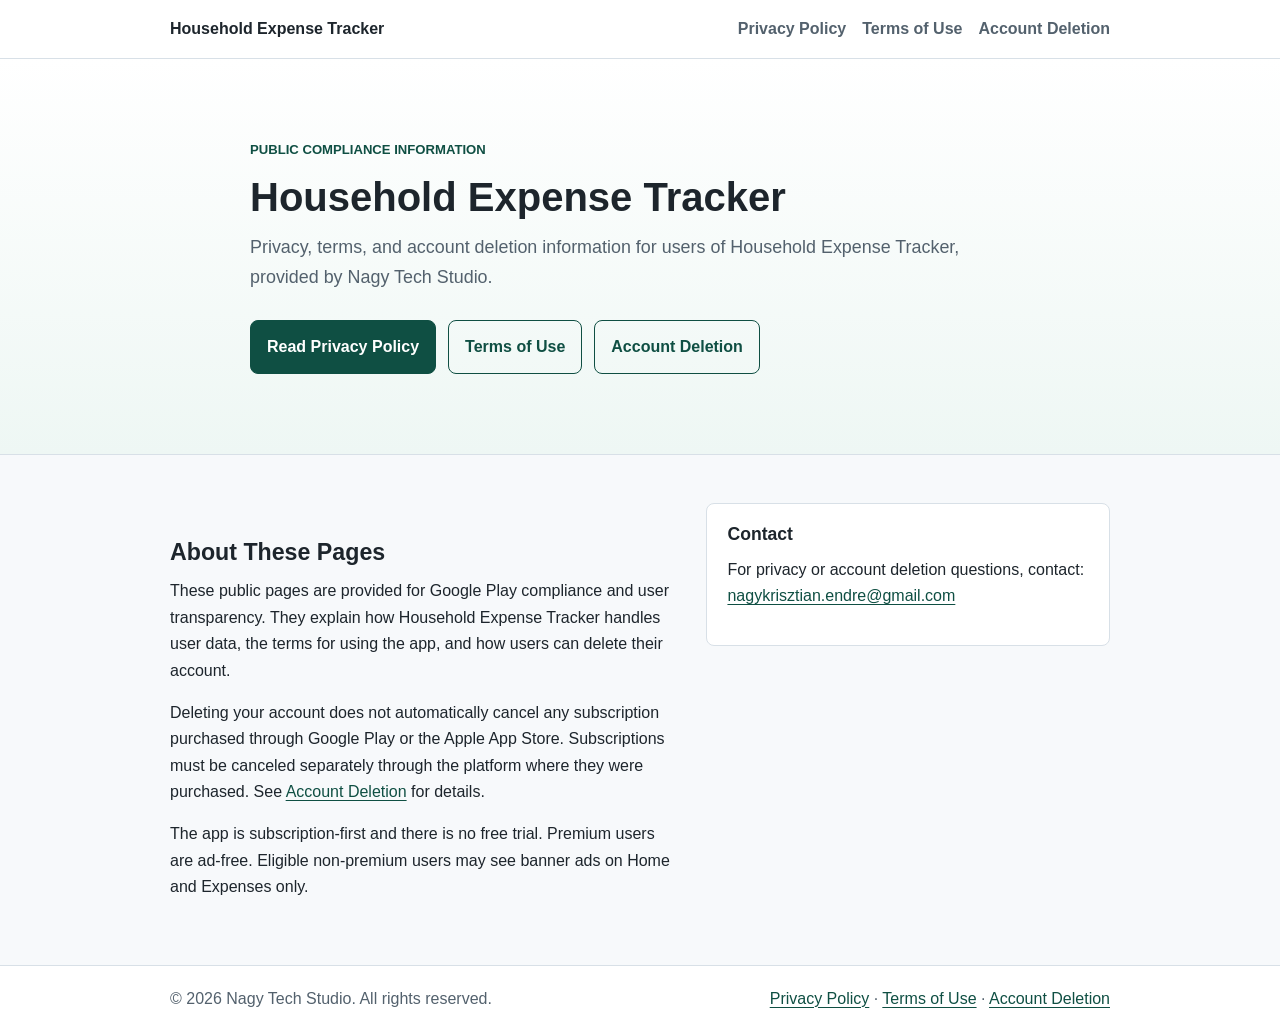
<file: index.html>
<!doctype html>
<html lang="en">
<head>
  <meta charset="utf-8">
  <meta name="viewport" content="width=device-width, initial-scale=1">
  <title>Household Expense Tracker Compliance Pages</title>
  <meta name="description" content="Privacy Policy, Terms of Use, and Account Deletion information for Household Expense Tracker.">
  <link rel="stylesheet" href="styles.css">
</head>
<body>
  <header class="site-header">
    <nav class="nav" aria-label="Primary navigation">
      <a class="brand" href="index.html">Household Expense Tracker</a>
      <div class="nav-links">
        <a href="privacy-policy.html">Privacy Policy</a>
        <a href="terms-of-use.html">Terms of Use</a>
        <a href="delete-account.html">Account Deletion</a>
      </div>
    </nav>
  </header>

  <main>
    <section class="hero" aria-labelledby="page-title">
      <div class="content">
        <p class="eyebrow">Public compliance information</p>
        <h1 id="page-title">Household Expense Tracker</h1>
        <p class="lead">
          Privacy, terms, and account deletion information for users of Household Expense Tracker, provided by
          Nagy Tech Studio.
        </p>
        <div class="actions" aria-label="Compliance pages">
          <a class="button primary" href="privacy-policy.html">Read Privacy Policy</a>
          <a class="button secondary" href="terms-of-use.html">Terms of Use</a>
          <a class="button secondary" href="delete-account.html">Account Deletion</a>
        </div>
      </div>
    </section>

    <section class="section" aria-labelledby="about-title">
      <div class="content two-column">
        <div>
          <h2 id="about-title">About These Pages</h2>
          <p>
            These public pages are provided for Google Play compliance and user transparency.
            They explain how Household Expense Tracker handles user data, the terms for using the app,
            and how users can delete their account.
          </p>
          <p>
            Deleting your account does not automatically cancel any subscription purchased
            through Google Play or the Apple App Store. Subscriptions must be canceled
            separately through the platform where they were purchased. See
            <a href="delete-account.html">Account Deletion</a> for details.
          </p>
          <p>
            The app is subscription-first and there is no free trial. Premium users are
            ad-free. Eligible non-premium users may see banner ads on Home and Expenses only.
          </p>
        </div>
        <div class="info-panel">
          <h3>Contact</h3>
          <p>
            For privacy or account deletion questions, contact:
            <a href="mailto:nagykrisztian.endre@gmail.com">nagykrisztian.endre@gmail.com</a>
          </p>
        </div>
      </div>
    </section>
  </main>

  <footer class="site-footer">
    <div class="content footer-content">
      <p>&copy; <span id="year"></span> Nagy Tech Studio. All rights reserved.</p>
      <p><a href="privacy-policy.html">Privacy Policy</a> &middot; <a href="terms-of-use.html">Terms of Use</a> &middot; <a href="delete-account.html">Account Deletion</a></p>
    </div>
  </footer>

  <script>
    document.getElementById("year").textContent = new Date().getFullYear();
  </script>
</body>
</html>
</file>
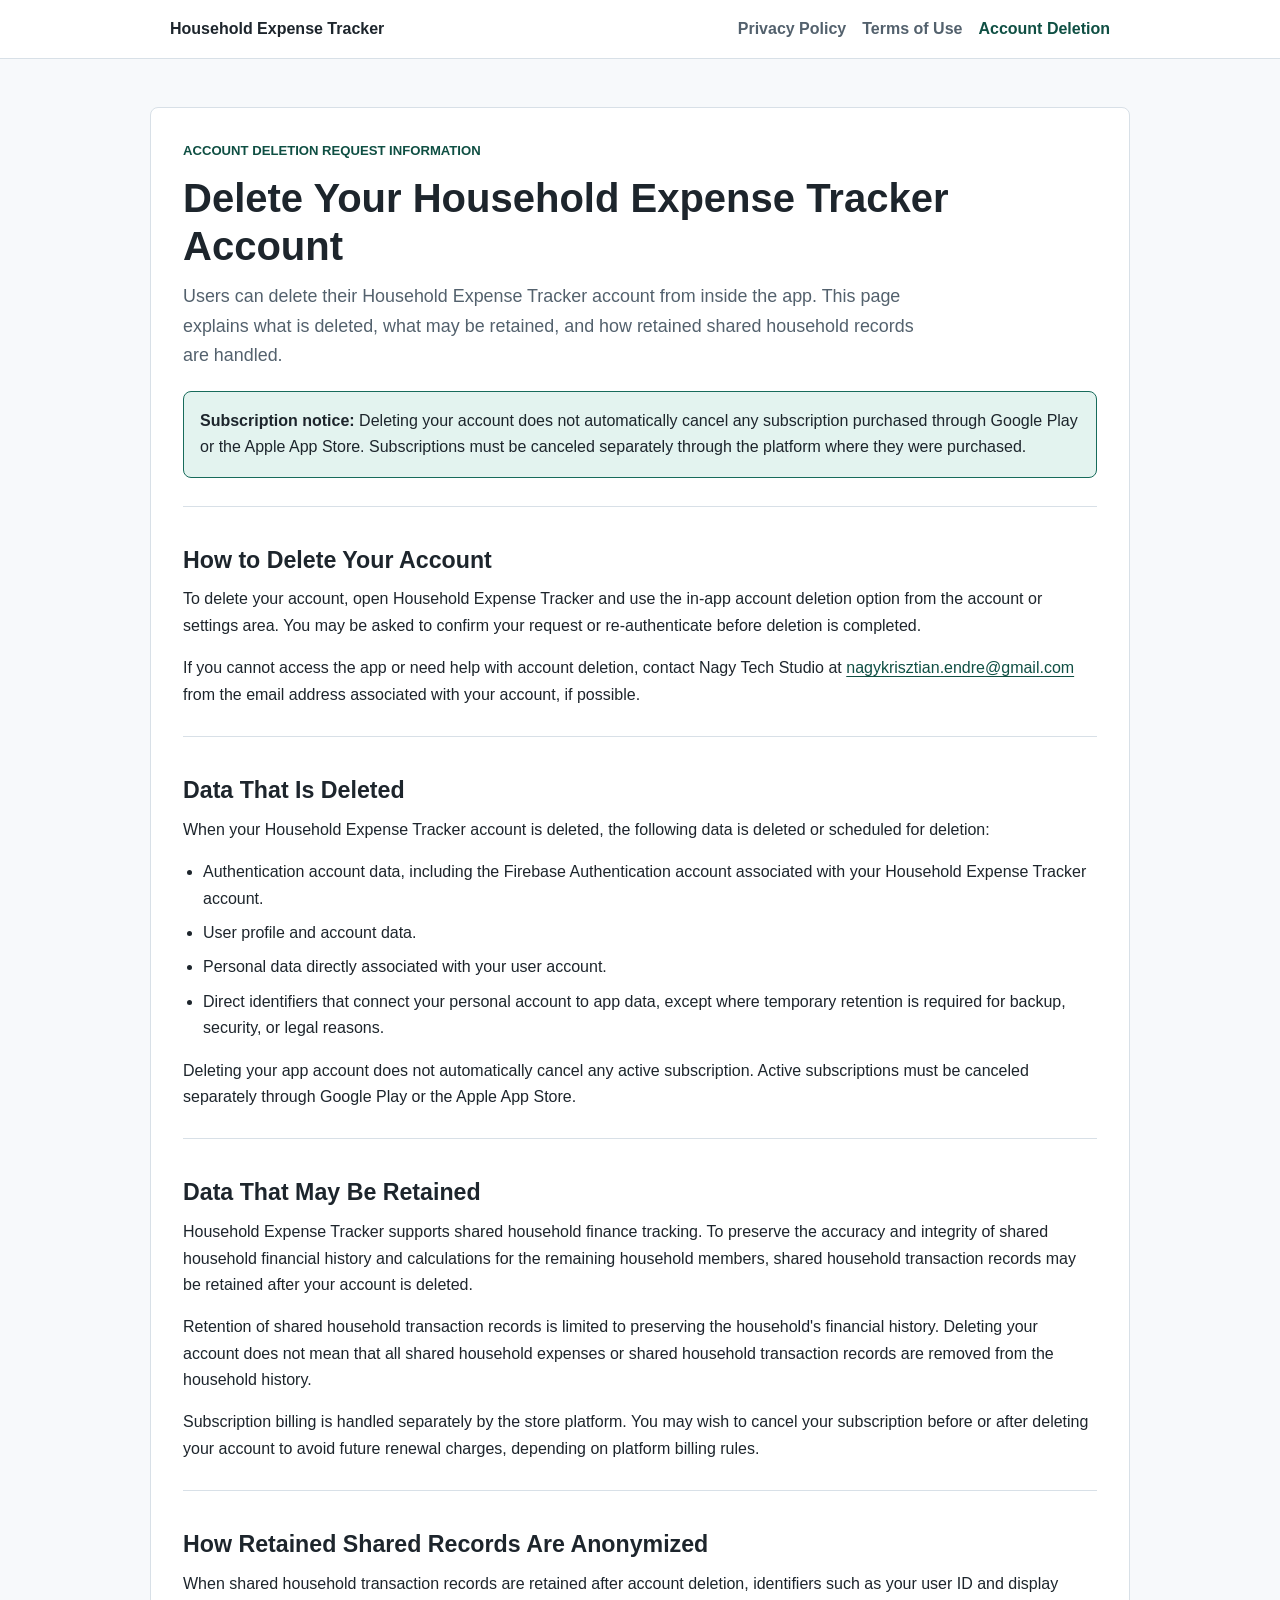
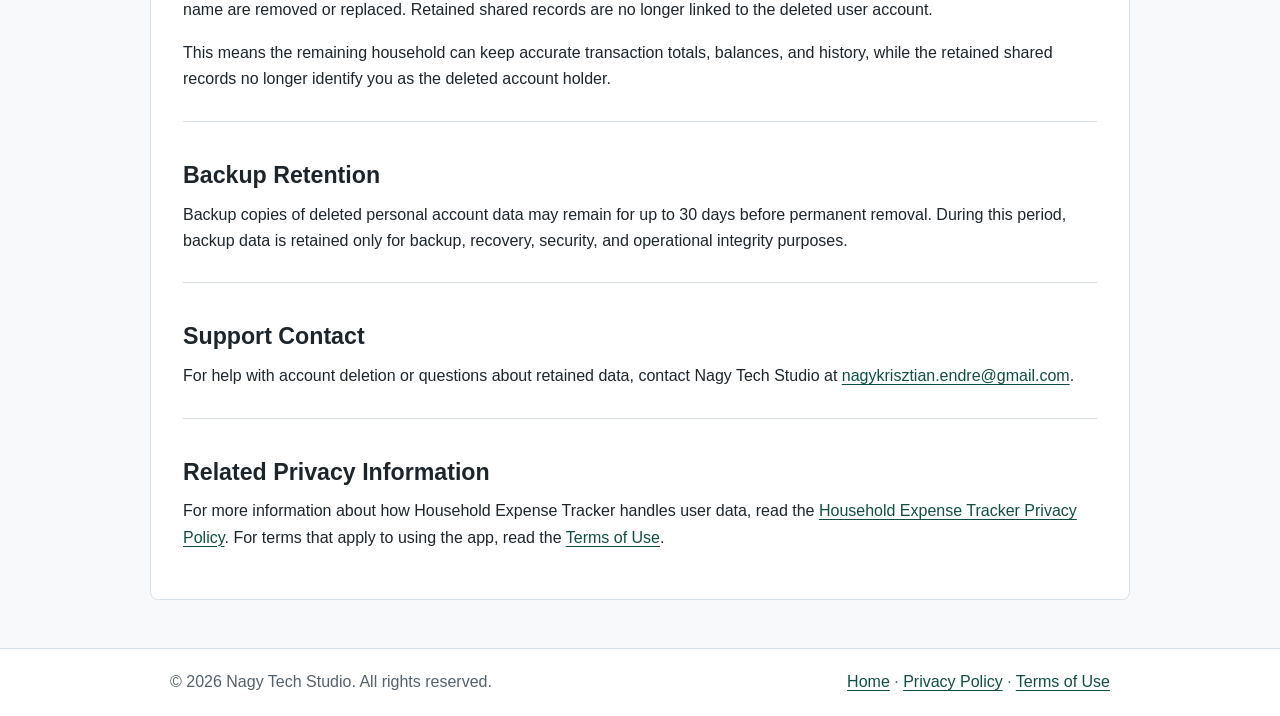
<file: delete-account.html>
<!doctype html>
<html lang="en">
<head>
  <meta charset="utf-8">
  <meta name="viewport" content="width=device-width, initial-scale=1">
  <title>Account Deletion - Household Expense Tracker</title>
  <meta name="description" content="Account deletion instructions and data deletion policy for Household Expense Tracker.">
  <link rel="stylesheet" href="styles.css">
</head>
<body>
  <header class="site-header">
    <nav class="nav" aria-label="Primary navigation">
      <a class="brand" href="index.html">Household Expense Tracker</a>
      <div class="nav-links">
        <a href="privacy-policy.html">Privacy Policy</a>
        <a href="terms-of-use.html">Terms of Use</a>
        <a aria-current="page" href="delete-account.html">Account Deletion</a>
      </div>
    </nav>
  </header>

  <main class="policy-page">
    <article class="content document">
      <p class="eyebrow">Account deletion request information</p>
      <h1>Delete Your Household Expense Tracker Account</h1>
      <p class="lead">
        Users can delete their Household Expense Tracker account from inside the app. This page explains what
        is deleted, what may be retained, and how retained shared household records are handled.
      </p>
      <div class="notice" role="note" aria-label="Subscription cancellation notice">
        <strong>Subscription notice:</strong> Deleting your account does not automatically
        cancel any subscription purchased through Google Play or the Apple App Store.
        Subscriptions must be canceled separately through the platform where they were
        purchased.
      </div>

      <section aria-labelledby="delete-in-app">
        <h2 id="delete-in-app">How to Delete Your Account</h2>
        <p>
          To delete your account, open Household Expense Tracker and use the in-app account deletion option
          from the account or settings area. You may be asked to confirm your request or
          re-authenticate before deletion is completed.
        </p>
        <p>
          If you cannot access the app or need help with account deletion, contact
          Nagy Tech Studio at <a href="mailto:nagykrisztian.endre@gmail.com">nagykrisztian.endre@gmail.com</a> from the email
          address associated with your account, if possible.
        </p>
      </section>

      <section aria-labelledby="deleted-data">
        <h2 id="deleted-data">Data That Is Deleted</h2>
        <p>When your Household Expense Tracker account is deleted, the following data is deleted or scheduled for deletion:</p>
        <ul>
          <li>Authentication account data, including the Firebase Authentication account associated with your Household Expense Tracker account.</li>
          <li>User profile and account data.</li>
          <li>Personal data directly associated with your user account.</li>
          <li>Direct identifiers that connect your personal account to app data, except where temporary retention is required for backup, security, or legal reasons.</li>
        </ul>
        <p>
          Deleting your app account does not automatically cancel any active subscription.
          Active subscriptions must be canceled separately through Google Play or the Apple
          App Store.
        </p>
      </section>

      <section aria-labelledby="retained-data">
        <h2 id="retained-data">Data That May Be Retained</h2>
        <p>
          Household Expense Tracker supports shared household finance tracking. To preserve the accuracy and
          integrity of shared household financial history and calculations for the remaining
          household members, shared household transaction records may be retained after your
          account is deleted.
        </p>
        <p>
          Retention of shared household transaction records is limited to preserving the
          household's financial history. Deleting your account does not mean that all shared
          household expenses or shared household transaction records are removed from the
          household history.
        </p>
        <p>
          Subscription billing is handled separately by the store platform. You may wish to
          cancel your subscription before or after deleting your account to avoid future
          renewal charges, depending on platform billing rules.
        </p>
      </section>

      <section aria-labelledby="anonymization">
        <h2 id="anonymization">How Retained Shared Records Are Anonymized</h2>
        <p>
          When shared household transaction records are retained after account deletion,
          identifiers such as your user ID and display name are removed or replaced. Retained
          shared records are no longer linked to the deleted user account.
        </p>
        <p>
          This means the remaining household can keep accurate transaction totals, balances,
          and history, while the retained shared records no longer identify you as the deleted
          account holder.
        </p>
      </section>

      <section aria-labelledby="backup-retention">
        <h2 id="backup-retention">Backup Retention</h2>
        <p>
          Backup copies of deleted personal account data may remain for up to 30 days before
          permanent removal. During this period, backup data is retained only for backup,
          recovery, security, and operational integrity purposes.
        </p>
      </section>

      <section aria-labelledby="support">
        <h2 id="support">Support Contact</h2>
        <p>
          For help with account deletion or questions about retained data, contact
          Nagy Tech Studio at <a href="mailto:nagykrisztian.endre@gmail.com">nagykrisztian.endre@gmail.com</a>.
        </p>
      </section>

      <section aria-labelledby="privacy-link">
        <h2 id="privacy-link">Related Privacy Information</h2>
        <p>
          For more information about how Household Expense Tracker handles user data, read the
          <a href="privacy-policy.html">Household Expense Tracker Privacy Policy</a>. For terms
          that apply to using the app, read the <a href="terms-of-use.html">Terms of Use</a>.
        </p>
      </section>
    </article>
  </main>

  <footer class="site-footer">
    <div class="content footer-content">
      <p>&copy; <span id="year"></span> Nagy Tech Studio. All rights reserved.</p>
      <p><a href="index.html">Home</a> &middot; <a href="privacy-policy.html">Privacy Policy</a> &middot; <a href="terms-of-use.html">Terms of Use</a></p>
    </div>
  </footer>

  <script>
    document.getElementById("year").textContent = new Date().getFullYear();
  </script>
</body>
</html>
</file>
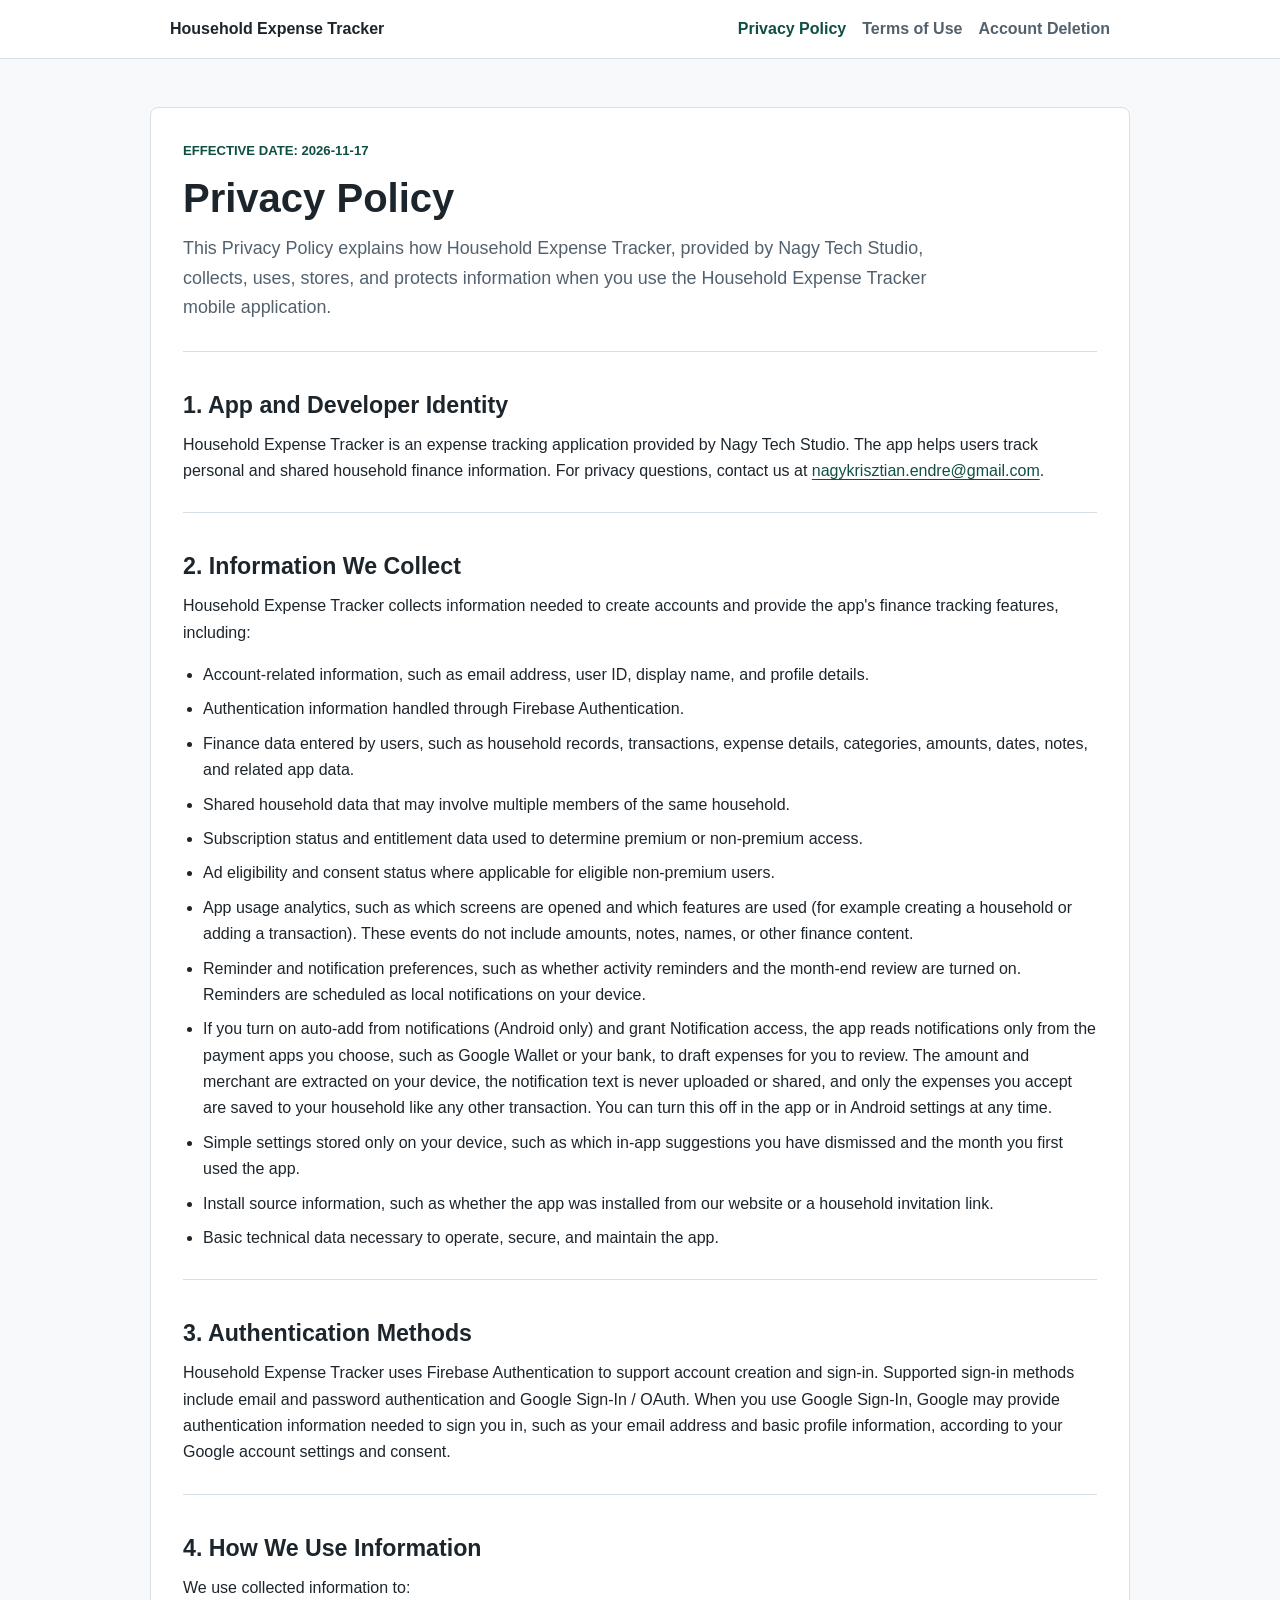
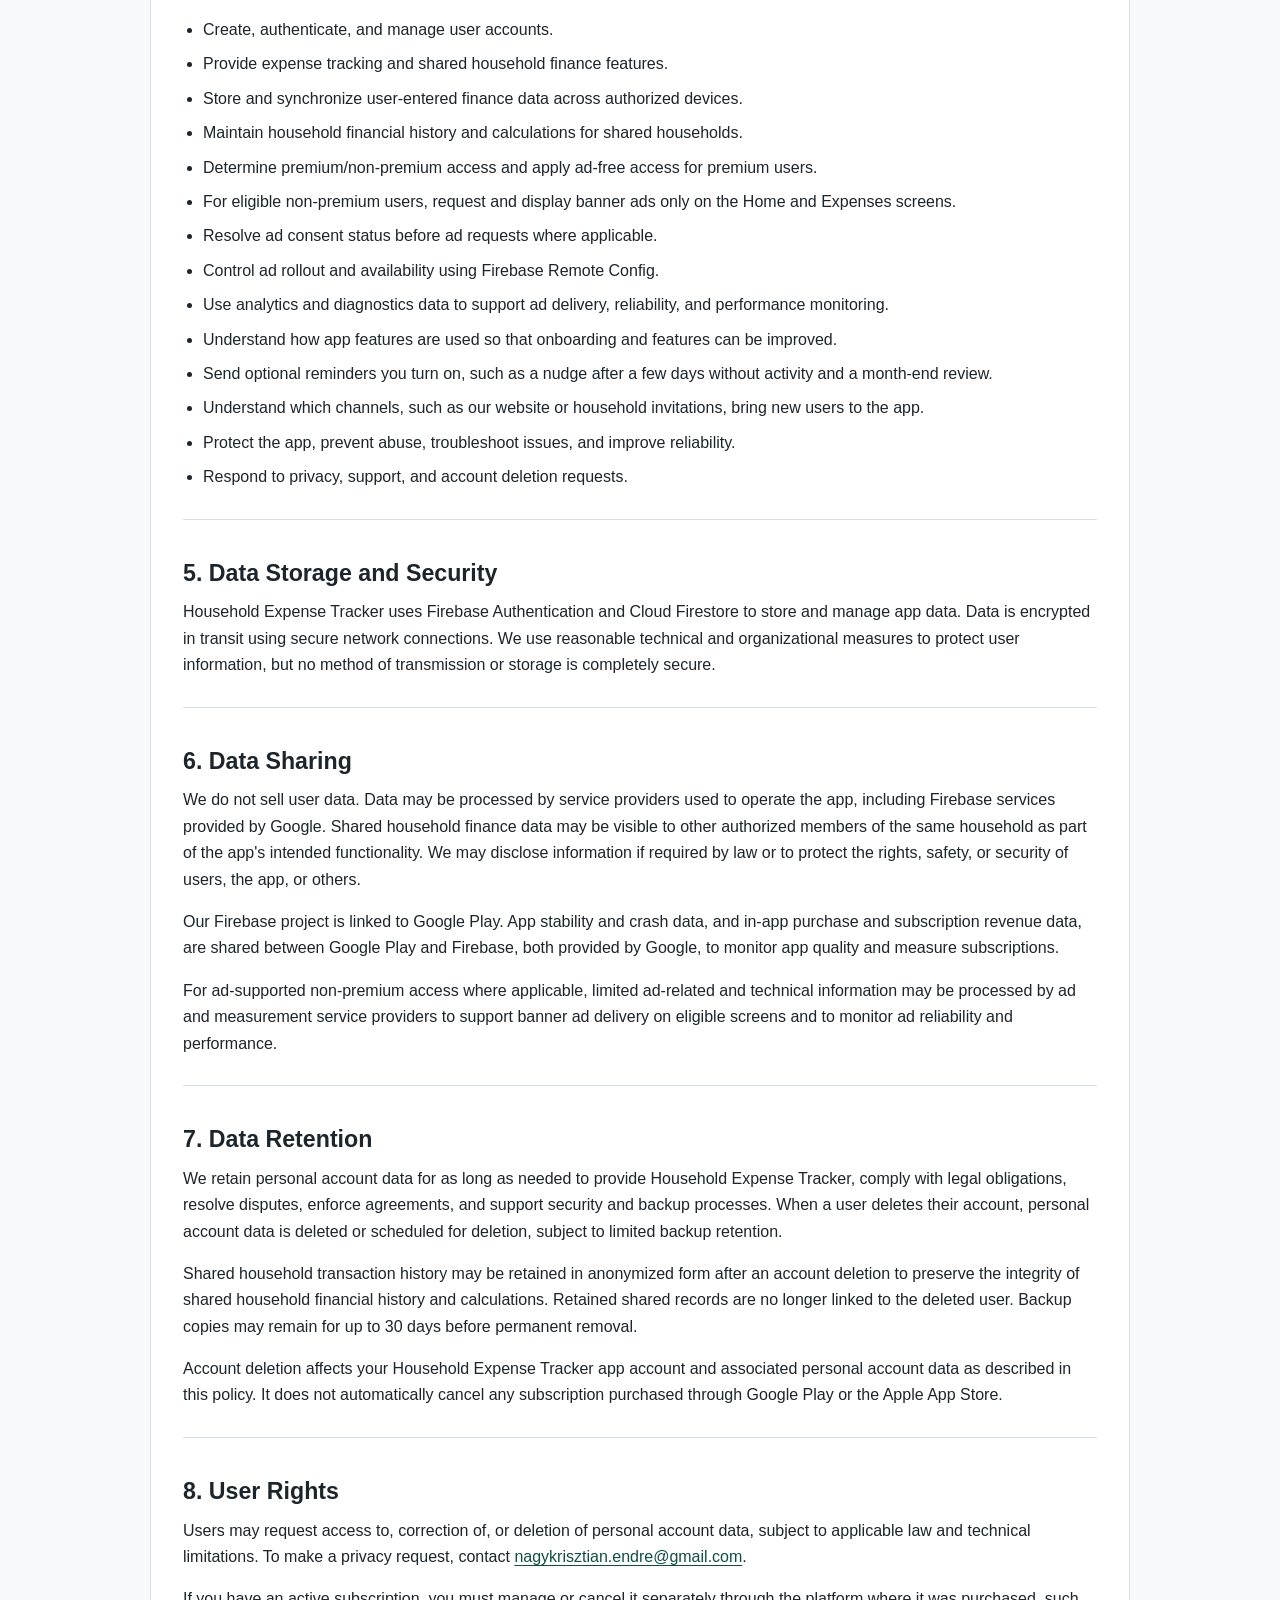
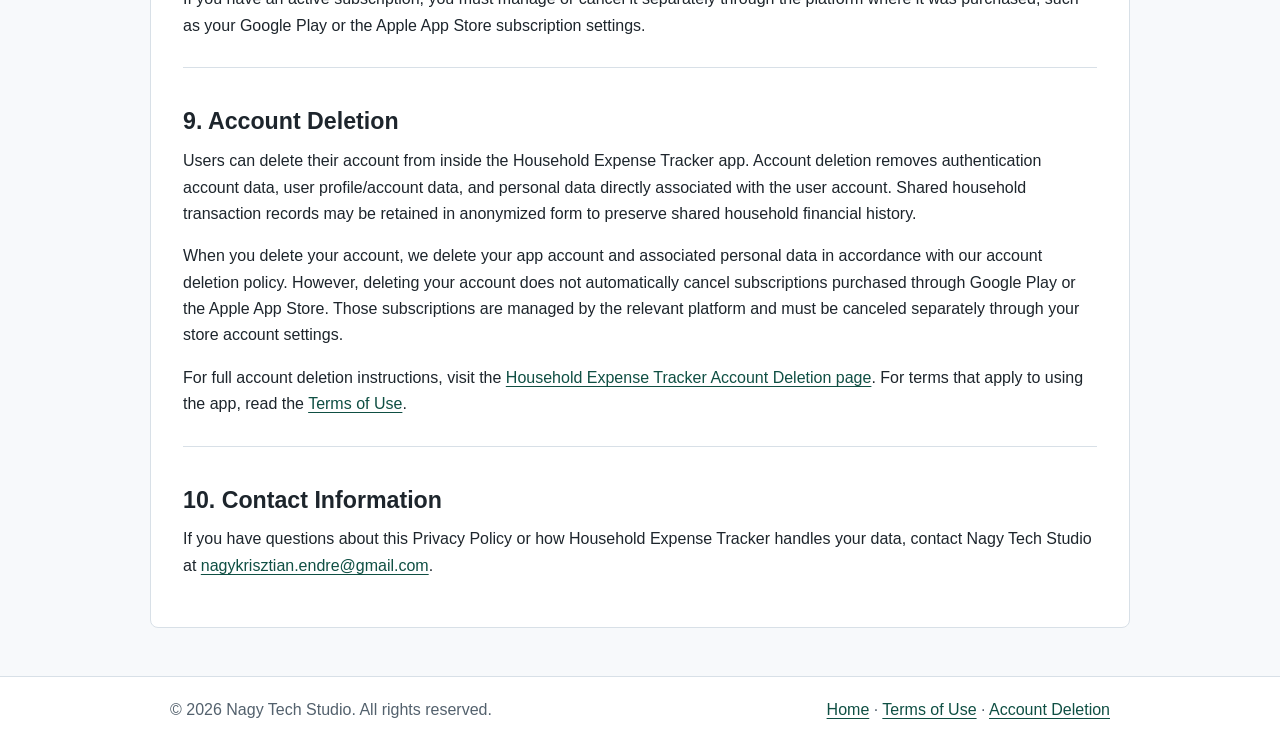
<file: privacy-policy.html>
<!doctype html>
<html lang="en">
<head>
  <meta charset="utf-8">
  <meta name="viewport" content="width=device-width, initial-scale=1">
  <title>Privacy Policy - Household Expense Tracker</title>
  <meta name="description" content="Privacy Policy for Household Expense Tracker by Nagy Tech Studio.">
  <link rel="stylesheet" href="styles.css">
</head>
<body>
  <header class="site-header">
    <nav class="nav" aria-label="Primary navigation">
      <a class="brand" href="index.html">Household Expense Tracker</a>
      <div class="nav-links">
        <a aria-current="page" href="privacy-policy.html">Privacy Policy</a>
        <a href="terms-of-use.html">Terms of Use</a>
        <a href="delete-account.html">Account Deletion</a>
      </div>
    </nav>
  </header>

  <main class="policy-page">
    <article class="content document">
      <p class="eyebrow">Effective date: 2026-11-17</p>
      <h1>Privacy Policy</h1>
      <p class="lead">
        This Privacy Policy explains how Household Expense Tracker, provided by Nagy Tech Studio, collects,
        uses, stores, and protects information when you use the Household Expense Tracker mobile application.
      </p>

      <section aria-labelledby="identity">
        <h2 id="identity">1. App and Developer Identity</h2>
        <p>
          Household Expense Tracker is an expense tracking application provided by Nagy Tech Studio. The app
          helps users track personal and shared household finance information. For privacy
          questions, contact us at <a href="mailto:nagykrisztian.endre@gmail.com">nagykrisztian.endre@gmail.com</a>.
        </p>
      </section>

      <section aria-labelledby="collection">
        <h2 id="collection">2. Information We Collect</h2>
        <p>Household Expense Tracker collects information needed to create accounts and provide the app's finance tracking features, including:</p>
        <ul>
          <li>Account-related information, such as email address, user ID, display name, and profile details.</li>
          <li>Authentication information handled through Firebase Authentication.</li>
          <li>Finance data entered by users, such as household records, transactions, expense details, categories, amounts, dates, notes, and related app data.</li>
          <li>Shared household data that may involve multiple members of the same household.</li>
          <li>Subscription status and entitlement data used to determine premium or non-premium access.</li>
          <li>Ad eligibility and consent status where applicable for eligible non-premium users.</li>
          <li>App usage analytics, such as which screens are opened and which features are used (for example creating a household or adding a transaction). These events do not include amounts, notes, names, or other finance content.</li>
          <li>Reminder and notification preferences, such as whether activity reminders and the month-end review are turned on. Reminders are scheduled as local notifications on your device.</li>
          <li>If you turn on auto-add from notifications (Android only) and grant Notification access, the app reads notifications only from the payment apps you choose, such as Google Wallet or your bank, to draft expenses for you to review. The amount and merchant are extracted on your device, the notification text is never uploaded or shared, and only the expenses you accept are saved to your household like any other transaction. You can turn this off in the app or in Android settings at any time.</li>
          <li>Simple settings stored only on your device, such as which in-app suggestions you have dismissed and the month you first used the app.</li>
          <li>Install source information, such as whether the app was installed from our website or a household invitation link.</li>
          <li>Basic technical data necessary to operate, secure, and maintain the app.</li>
        </ul>
      </section>

      <section aria-labelledby="auth">
        <h2 id="auth">3. Authentication Methods</h2>
        <p>
          Household Expense Tracker uses Firebase Authentication to support account creation and sign-in.
          Supported sign-in methods include email and password authentication and Google
          Sign-In / OAuth. When you use Google Sign-In, Google may provide authentication
          information needed to sign you in, such as your email address and basic profile
          information, according to your Google account settings and consent.
        </p>
      </section>

      <section aria-labelledby="use">
        <h2 id="use">4. How We Use Information</h2>
        <p>We use collected information to:</p>
        <ul>
          <li>Create, authenticate, and manage user accounts.</li>
          <li>Provide expense tracking and shared household finance features.</li>
          <li>Store and synchronize user-entered finance data across authorized devices.</li>
          <li>Maintain household financial history and calculations for shared households.</li>
          <li>Determine premium/non-premium access and apply ad-free access for premium users.</li>
          <li>For eligible non-premium users, request and display banner ads only on the Home and Expenses screens.</li>
          <li>Resolve ad consent status before ad requests where applicable.</li>
          <li>Control ad rollout and availability using Firebase Remote Config.</li>
          <li>Use analytics and diagnostics data to support ad delivery, reliability, and performance monitoring.</li>
          <li>Understand how app features are used so that onboarding and features can be improved.</li>
          <li>Send optional reminders you turn on, such as a nudge after a few days without activity and a month-end review.</li>
          <li>Understand which channels, such as our website or household invitations, bring new users to the app.</li>
          <li>Protect the app, prevent abuse, troubleshoot issues, and improve reliability.</li>
          <li>Respond to privacy, support, and account deletion requests.</li>
        </ul>
      </section>

      <section aria-labelledby="storage">
        <h2 id="storage">5. Data Storage and Security</h2>
        <p>
          Household Expense Tracker uses Firebase Authentication and Cloud Firestore to store and manage app
          data. Data is encrypted in transit using secure network connections. We use
          reasonable technical and organizational measures to protect user information, but
          no method of transmission or storage is completely secure.
        </p>
      </section>

      <section aria-labelledby="sharing">
        <h2 id="sharing">6. Data Sharing</h2>
        <p>
          We do not sell user data. Data may be processed by service providers used to
          operate the app, including Firebase services provided by Google. Shared household
          finance data may be visible to other authorized members of the same household as
          part of the app's intended functionality. We may disclose information if required
          by law or to protect the rights, safety, or security of users, the app, or others.
        </p>
        <p>
          Our Firebase project is linked to Google Play. App stability and crash data, and
          in-app purchase and subscription revenue data, are shared between Google Play and
          Firebase, both provided by Google, to monitor app quality and measure subscriptions.
        </p>
        <p>
          For ad-supported non-premium access where applicable, limited ad-related and
          technical information may be processed by ad and measurement service providers
          to support banner ad delivery on eligible screens and to monitor ad reliability
          and performance.
        </p>
      </section>

      <section aria-labelledby="retention">
        <h2 id="retention">7. Data Retention</h2>
        <p>
          We retain personal account data for as long as needed to provide Household Expense Tracker, comply
          with legal obligations, resolve disputes, enforce agreements, and support security
          and backup processes. When a user deletes their account, personal account data is
          deleted or scheduled for deletion, subject to limited backup retention.
        </p>
        <p>
          Shared household transaction history may be retained in anonymized form after an
          account deletion to preserve the integrity of shared household financial history
          and calculations. Retained shared records are no longer linked to the deleted user.
          Backup copies may remain for up to 30 days before permanent removal.
        </p>
        <p>
          Account deletion affects your Household Expense Tracker app account and associated
          personal account data as described in this policy. It does not automatically cancel
          any subscription purchased through Google Play or the Apple App Store.
        </p>
      </section>

      <section aria-labelledby="rights">
        <h2 id="rights">8. User Rights</h2>
        <p>
          Users may request access to, correction of, or deletion of personal account data,
          subject to applicable law and technical limitations. To make a privacy request,
          contact <a href="mailto:nagykrisztian.endre@gmail.com">nagykrisztian.endre@gmail.com</a>.
        </p>
        <p>
          If you have an active subscription, you must manage or cancel it separately through
          the platform where it was purchased, such as your Google Play or the Apple App Store
          subscription settings.
        </p>
      </section>

      <section aria-labelledby="deletion">
        <h2 id="deletion">9. Account Deletion</h2>
        <p>
          Users can delete their account from inside the Household Expense Tracker app. Account deletion
          removes authentication account data, user profile/account data, and personal data
          directly associated with the user account. Shared household transaction records
          may be retained in anonymized form to preserve shared household financial history.
        </p>
        <p>
          When you delete your account, we delete your app account and associated personal data
          in accordance with our account deletion policy. However, deleting your account does
          not automatically cancel subscriptions purchased through Google Play or the Apple
          App Store. Those subscriptions are managed by the relevant platform and must be
          canceled separately through your store account settings.
        </p>
        <p>
          For full account deletion instructions, visit the
          <a href="delete-account.html">Household Expense Tracker Account Deletion page</a>. For terms
          that apply to using the app, read the <a href="terms-of-use.html">Terms of Use</a>.
        </p>
      </section>

      <section aria-labelledby="contact">
        <h2 id="contact">10. Contact Information</h2>
        <p>
          If you have questions about this Privacy Policy or how Household Expense Tracker handles your data,
          contact Nagy Tech Studio at <a href="mailto:nagykrisztian.endre@gmail.com">nagykrisztian.endre@gmail.com</a>.
        </p>
      </section>
    </article>
  </main>

  <footer class="site-footer">
    <div class="content footer-content">
      <p>&copy; <span id="year"></span> Nagy Tech Studio. All rights reserved.</p>
      <p><a href="index.html">Home</a> &middot; <a href="terms-of-use.html">Terms of Use</a> &middot; <a href="delete-account.html">Account Deletion</a></p>
    </div>
  </footer>

  <script>
    document.getElementById("year").textContent = new Date().getFullYear();
  </script>
</body>
</html>
</file>
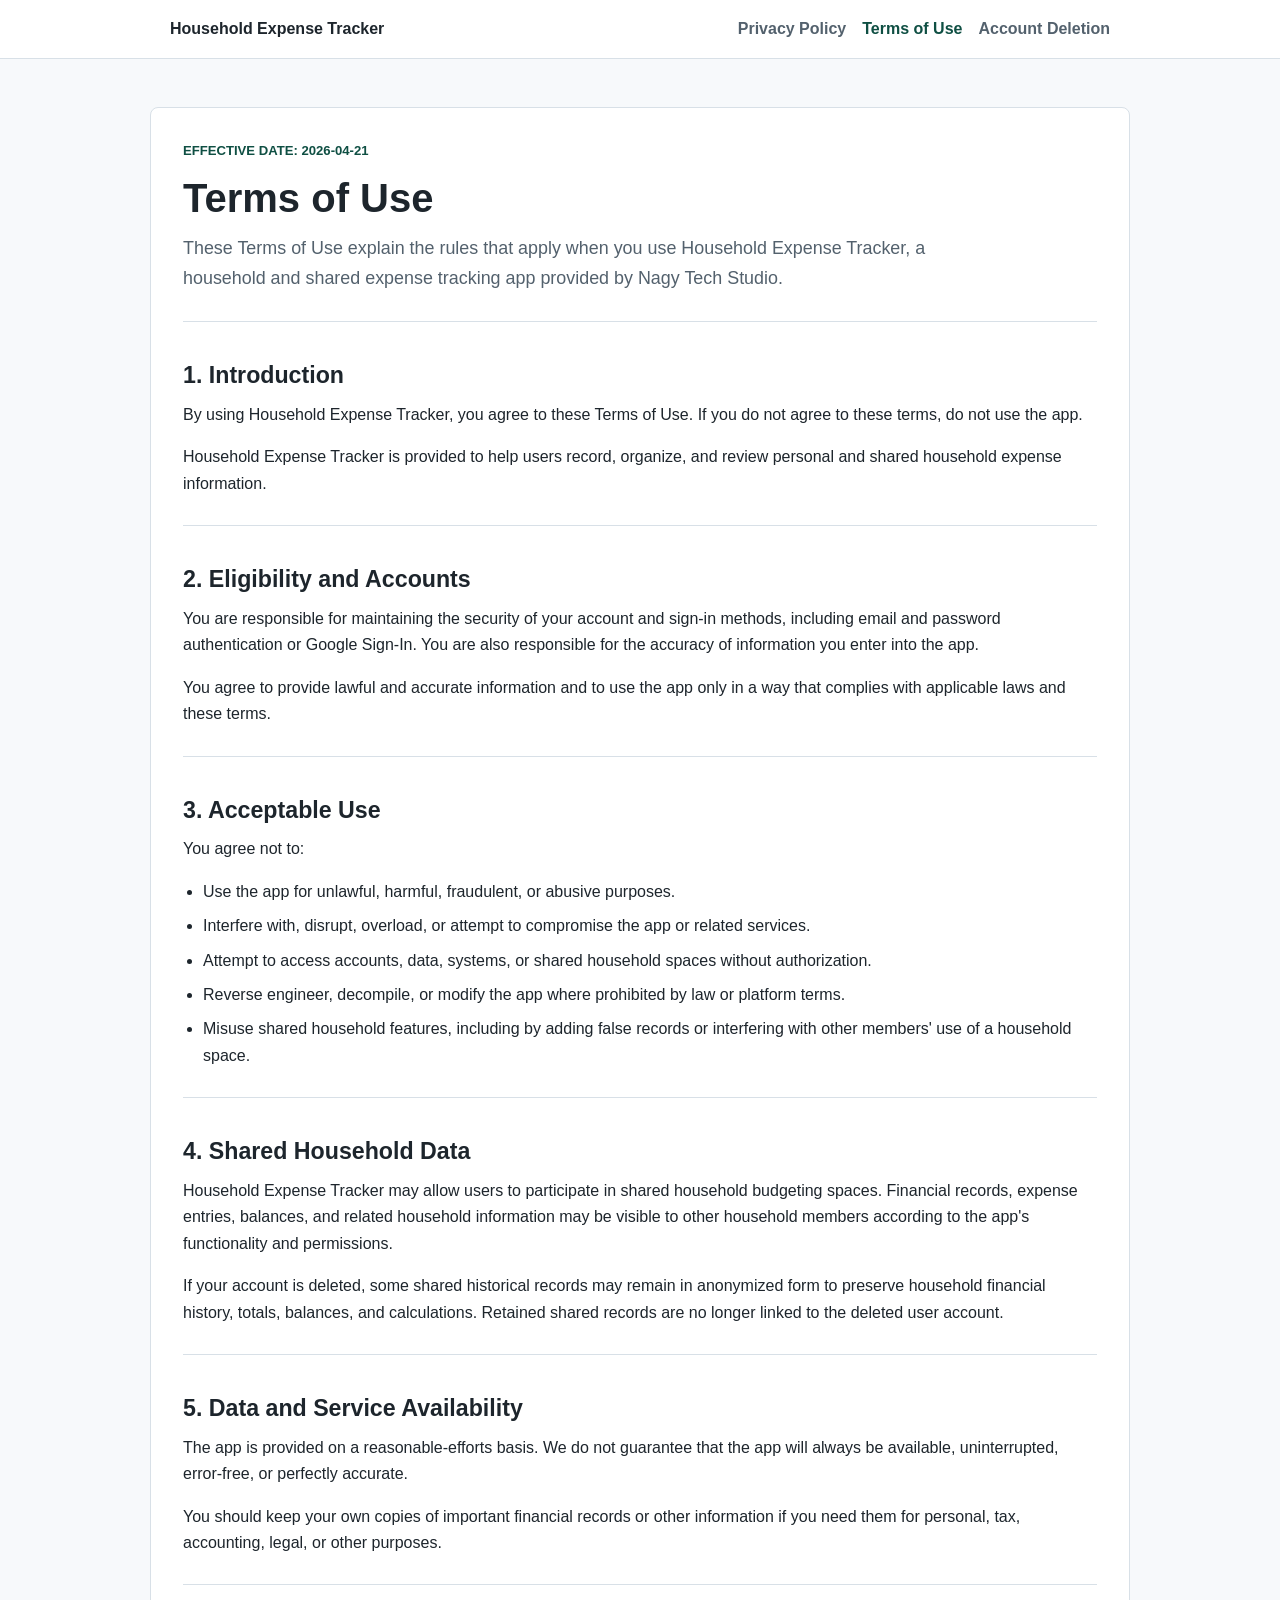
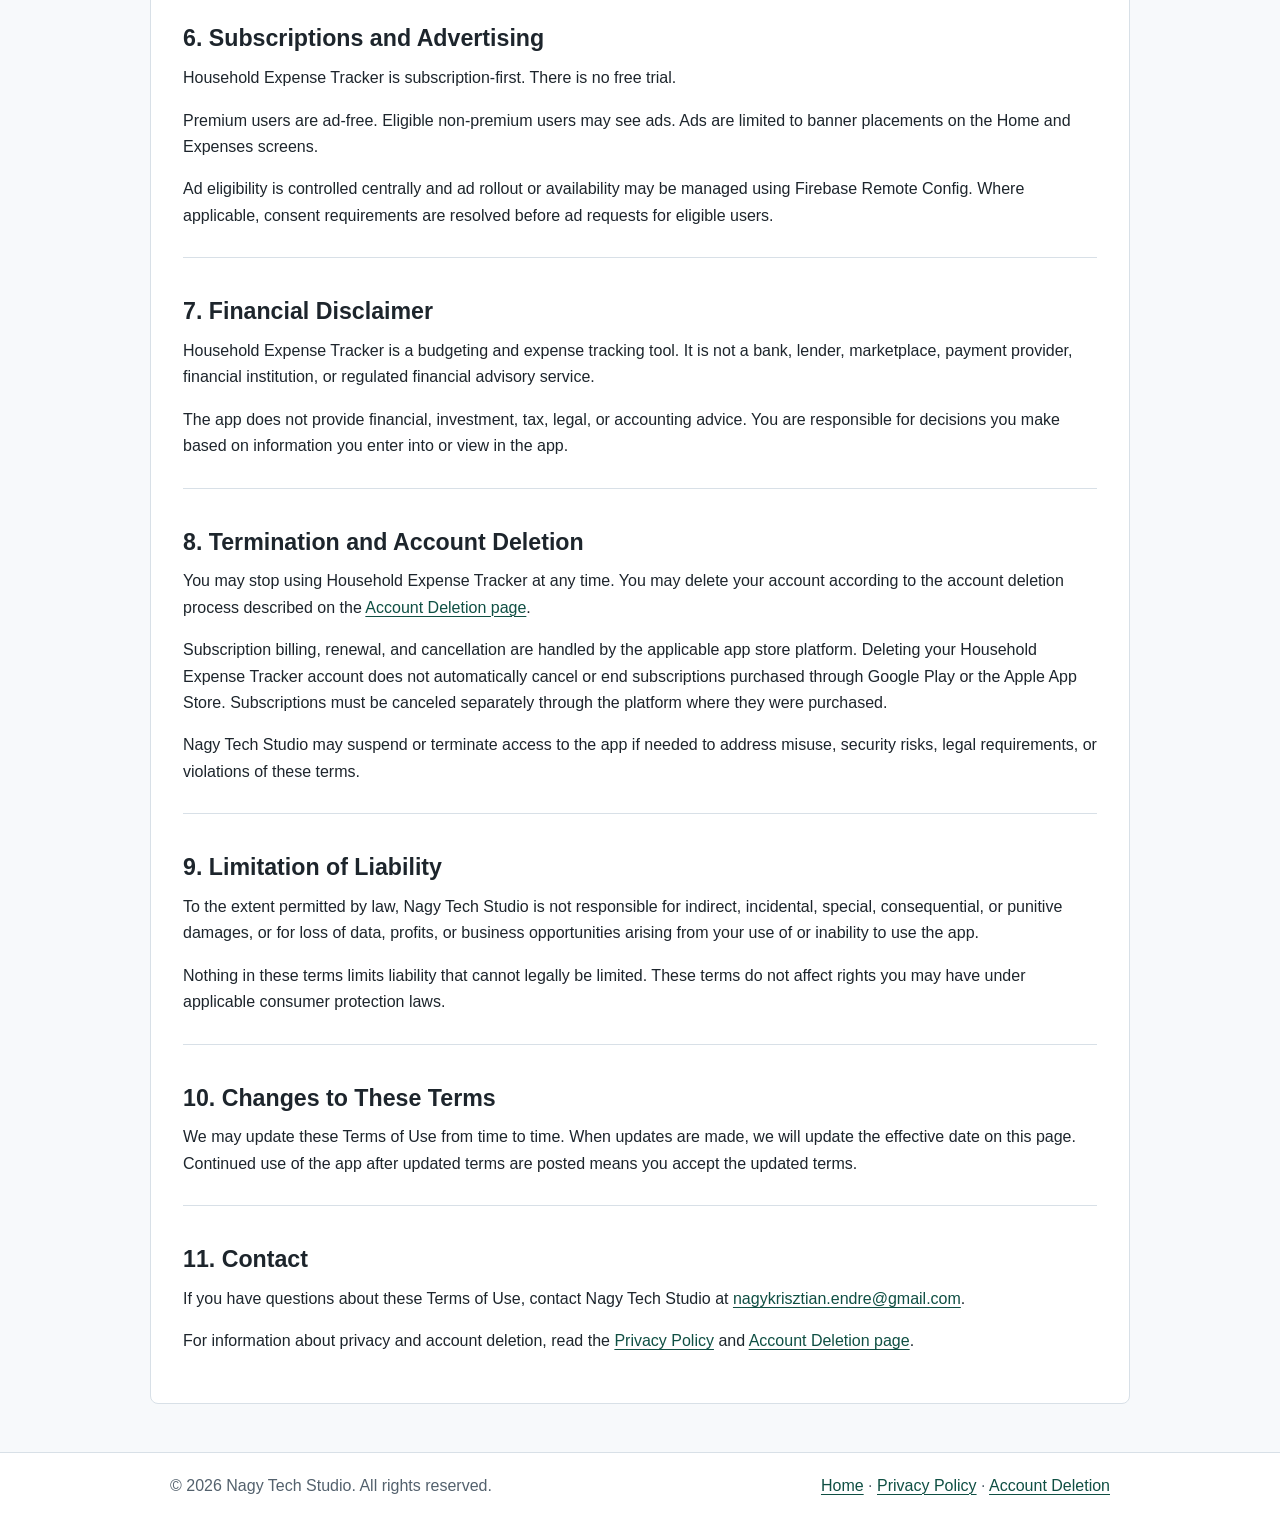
<file: terms-of-use.html>
<!doctype html>
<html lang="en">
<head>
  <meta charset="utf-8">
  <meta name="viewport" content="width=device-width, initial-scale=1">
  <title>Terms of Use - Household Expense Tracker</title>
  <meta name="description" content="Terms of Use for Household Expense Tracker by Nagy Tech Studio.">
  <link rel="stylesheet" href="styles.css">
</head>
<body>
  <header class="site-header">
    <nav class="nav" aria-label="Primary navigation">
      <a class="brand" href="index.html">Household Expense Tracker</a>
      <div class="nav-links">
        <a href="privacy-policy.html">Privacy Policy</a>
        <a aria-current="page" href="terms-of-use.html">Terms of Use</a>
        <a href="delete-account.html">Account Deletion</a>
      </div>
    </nav>
  </header>

  <main class="policy-page">
    <article class="content document">
      <p class="eyebrow">Effective date: 2026-04-21</p>
      <h1>Terms of Use</h1>
      <p class="lead">
        These Terms of Use explain the rules that apply when you use Household Expense Tracker,
        a household and shared expense tracking app provided by Nagy Tech Studio.
      </p>

      <section aria-labelledby="introduction">
        <h2 id="introduction">1. Introduction</h2>
        <p>
          By using Household Expense Tracker, you agree to these Terms of Use. If you do not
          agree to these terms, do not use the app.
        </p>
        <p>
          Household Expense Tracker is provided to help users record, organize, and review
          personal and shared household expense information.
        </p>
      </section>

      <section aria-labelledby="eligibility">
        <h2 id="eligibility">2. Eligibility and Accounts</h2>
        <p>
          You are responsible for maintaining the security of your account and sign-in methods,
          including email and password authentication or Google Sign-In. You are also responsible
          for the accuracy of information you enter into the app.
        </p>
        <p>
          You agree to provide lawful and accurate information and to use the app only in a way
          that complies with applicable laws and these terms.
        </p>
      </section>

      <section aria-labelledby="acceptable-use">
        <h2 id="acceptable-use">3. Acceptable Use</h2>
        <p>You agree not to:</p>
        <ul>
          <li>Use the app for unlawful, harmful, fraudulent, or abusive purposes.</li>
          <li>Interfere with, disrupt, overload, or attempt to compromise the app or related services.</li>
          <li>Attempt to access accounts, data, systems, or shared household spaces without authorization.</li>
          <li>Reverse engineer, decompile, or modify the app where prohibited by law or platform terms.</li>
          <li>Misuse shared household features, including by adding false records or interfering with other members' use of a household space.</li>
        </ul>
      </section>

      <section aria-labelledby="shared-household-data">
        <h2 id="shared-household-data">4. Shared Household Data</h2>
        <p>
          Household Expense Tracker may allow users to participate in shared household budgeting
          spaces. Financial records, expense entries, balances, and related household information
          may be visible to other household members according to the app's functionality and
          permissions.
        </p>
        <p>
          If your account is deleted, some shared historical records may remain in anonymized
          form to preserve household financial history, totals, balances, and calculations.
          Retained shared records are no longer linked to the deleted user account.
        </p>
      </section>

      <section aria-labelledby="availability">
        <h2 id="availability">5. Data and Service Availability</h2>
        <p>
          The app is provided on a reasonable-efforts basis. We do not guarantee that the app
          will always be available, uninterrupted, error-free, or perfectly accurate.
        </p>
        <p>
          You should keep your own copies of important financial records or other information
          if you need them for personal, tax, accounting, legal, or other purposes.
        </p>
      </section>

      <section aria-labelledby="subscriptions-and-ads">
        <h2 id="subscriptions-and-ads">6. Subscriptions and Advertising</h2>
        <p>
          Household Expense Tracker is subscription-first. There is no free trial.
        </p>
        <p>
          Premium users are ad-free. Eligible non-premium users may see ads.
          Ads are limited to banner placements on the Home and Expenses screens.
        </p>
        <p>
          Ad eligibility is controlled centrally and ad rollout or availability may be
          managed using Firebase Remote Config. Where applicable, consent requirements
          are resolved before ad requests for eligible users.
        </p>
      </section>

      <section aria-labelledby="financial-disclaimer">
        <h2 id="financial-disclaimer">7. Financial Disclaimer</h2>
        <p>
          Household Expense Tracker is a budgeting and expense tracking tool. It is not a bank,
          lender, marketplace, payment provider, financial institution, or regulated financial
          advisory service.
        </p>
        <p>
          The app does not provide financial, investment, tax, legal, or accounting advice. You
          are responsible for decisions you make based on information you enter into or view in
          the app.
        </p>
      </section>

      <section aria-labelledby="termination">
        <h2 id="termination">8. Termination and Account Deletion</h2>
        <p>
          You may stop using Household Expense Tracker at any time. You may delete your account
          according to the account deletion process described on the
          <a href="delete-account.html">Account Deletion page</a>.
        </p>
        <p>
          Subscription billing, renewal, and cancellation are handled by the applicable app
          store platform. Deleting your Household Expense Tracker account does not
          automatically cancel or end subscriptions purchased through Google Play or the
          Apple App Store. Subscriptions must be canceled separately through the platform
          where they were purchased.
        </p>
        <p>
          Nagy Tech Studio may suspend or terminate access to the app if needed to address
          misuse, security risks, legal requirements, or violations of these terms.
        </p>
      </section>

      <section aria-labelledby="liability">
        <h2 id="liability">9. Limitation of Liability</h2>
        <p>
          To the extent permitted by law, Nagy Tech Studio is not responsible for indirect,
          incidental, special, consequential, or punitive damages, or for loss of data, profits,
          or business opportunities arising from your use of or inability to use the app.
        </p>
        <p>
          Nothing in these terms limits liability that cannot legally be limited. These terms
          do not affect rights you may have under applicable consumer protection laws.
        </p>
      </section>

      <section aria-labelledby="changes">
        <h2 id="changes">10. Changes to These Terms</h2>
        <p>
          We may update these Terms of Use from time to time. When updates are made, we will
          update the effective date on this page. Continued use of the app after updated terms
          are posted means you accept the updated terms.
        </p>
      </section>

      <section aria-labelledby="contact">
        <h2 id="contact">11. Contact</h2>
        <p>
          If you have questions about these Terms of Use, contact Nagy Tech Studio at
          <a href="mailto:nagykrisztian.endre@gmail.com">nagykrisztian.endre@gmail.com</a>.
        </p>
        <p>
          For information about privacy and account deletion, read the
          <a href="privacy-policy.html">Privacy Policy</a> and
          <a href="delete-account.html">Account Deletion page</a>.
        </p>
      </section>
    </article>
  </main>

  <footer class="site-footer">
    <div class="content footer-content">
      <p>&copy; <span id="year"></span> Nagy Tech Studio. All rights reserved.</p>
      <p><a href="index.html">Home</a> &middot; <a href="privacy-policy.html">Privacy Policy</a> &middot; <a href="delete-account.html">Account Deletion</a></p>
    </div>
  </footer>

  <script>
    document.getElementById("year").textContent = new Date().getFullYear();
  </script>
</body>
</html>
</file>
<file: styles.css>
:root {
  color-scheme: light;
  --bg: #f7f9fb;
  --surface: #ffffff;
  --ink: #1d252c;
  --muted: #53616d;
  --line: #d8e0e7;
  --accent: #176b5b;
  --accent-strong: #0f4f43;
  --accent-soft: #e3f3ef;
  --focus: #946200;
  --max-width: 980px;
}

* {
  box-sizing: border-box;
}

html {
  min-width: 320px;
}

body {
  margin: 0;
  background: var(--bg);
  color: var(--ink);
  font-family: Arial, Helvetica, sans-serif;
  font-size: 16px;
  line-height: 1.65;
}

a {
  color: var(--accent-strong);
  text-decoration-thickness: 0.08em;
  text-underline-offset: 0.18em;
}

a:hover {
  color: var(--accent);
}

a:focus-visible,
button:focus-visible {
  outline: 3px solid var(--focus);
  outline-offset: 3px;
}

.site-header {
  background: var(--surface);
  border-bottom: 1px solid var(--line);
}

.nav {
  align-items: center;
  display: flex;
  gap: 1rem;
  justify-content: space-between;
  margin: 0 auto;
  max-width: var(--max-width);
  padding: 1rem 1.25rem;
}

.brand {
  color: var(--ink);
  font-weight: 700;
  text-decoration: none;
}

.nav-links {
  display: flex;
  flex-wrap: wrap;
  gap: 0.75rem 1rem;
  justify-content: flex-end;
}

.nav-links a {
  color: var(--muted);
  font-weight: 700;
  text-decoration: none;
}

.nav-links a:hover,
.nav-links a[aria-current="page"] {
  color: var(--accent-strong);
}

.content {
  margin: 0 auto;
  max-width: var(--max-width);
  padding: 0 1.25rem;
}

.hero {
  background: linear-gradient(180deg, #ffffff 0%, #eef7f4 100%);
  border-bottom: 1px solid var(--line);
  padding: 5rem 0;
}

.hero .content {
  max-width: 820px;
}

.eyebrow {
  color: var(--accent-strong);
  font-size: 0.82rem;
  font-weight: 700;
  letter-spacing: 0;
  margin: 0 0 0.75rem;
  text-transform: uppercase;
}

h1,
h2,
h3 {
  line-height: 1.2;
  margin: 0 0 0.75rem;
}

h1 {
  font-size: 2.5rem;
}

h2 {
  font-size: 1.45rem;
  margin-top: 2.25rem;
}

h3 {
  font-size: 1.1rem;
}

p {
  margin: 0 0 1rem;
}

ul {
  margin: 0 0 1rem 1.25rem;
  padding: 0;
}

li + li {
  margin-top: 0.5rem;
}

.lead {
  color: var(--muted);
  font-size: 1.12rem;
  max-width: 760px;
}

.actions {
  display: flex;
  flex-wrap: wrap;
  gap: 0.75rem;
  margin-top: 1.75rem;
}

.button {
  border: 1px solid var(--accent-strong);
  border-radius: 8px;
  display: inline-block;
  font-weight: 700;
  padding: 0.78rem 1rem;
  text-decoration: none;
}

.button.primary {
  background: var(--accent-strong);
  color: #ffffff;
}

.button.primary:hover {
  background: var(--accent);
  color: #ffffff;
}

.button.secondary {
  background: transparent;
  color: var(--accent-strong);
}

.button.secondary:hover {
  background: var(--accent-soft);
  color: var(--accent-strong);
}

.section {
  padding: 3rem 0;
}

.two-column {
  align-items: start;
  display: grid;
  gap: 2rem;
  grid-template-columns: 1fr 0.8fr;
}

.info-panel {
  background: var(--surface);
  border: 1px solid var(--line);
  border-radius: 8px;
  padding: 1.25rem;
}

.notice {
  background: var(--accent-soft);
  border: 1px solid var(--accent);
  border-radius: 8px;
  color: var(--ink);
  margin: 1.25rem 0;
  padding: 1rem;
}

.policy-page {
  padding: 3rem 0;
}

.document {
  background: var(--surface);
  border: 1px solid var(--line);
  border-radius: 8px;
  padding: 2rem;
}

.document section {
  border-top: 1px solid var(--line);
  margin-top: 1.75rem;
  padding-top: 0.25rem;
}

.site-footer {
  background: var(--surface);
  border-top: 1px solid var(--line);
  color: var(--muted);
}

.footer-content {
  align-items: center;
  display: flex;
  flex-wrap: wrap;
  gap: 0.75rem 1rem;
  justify-content: space-between;
  padding-bottom: 1.25rem;
  padding-top: 1.25rem;
}

.footer-content p {
  margin: 0;
}

@media (max-width: 700px) {
  .nav,
  .footer-content {
    align-items: flex-start;
    flex-direction: column;
  }

  .nav-links {
    justify-content: flex-start;
  }

  .hero {
    padding: 3.5rem 0;
  }

  h1 {
    font-size: 2rem;
  }

  .two-column {
    grid-template-columns: 1fr;
  }

  .policy-page {
    padding: 1rem 0 2rem;
  }

  .document {
    border-left: 0;
    border-radius: 0;
    border-right: 0;
    padding: 1.25rem;
  }
}
</file>
